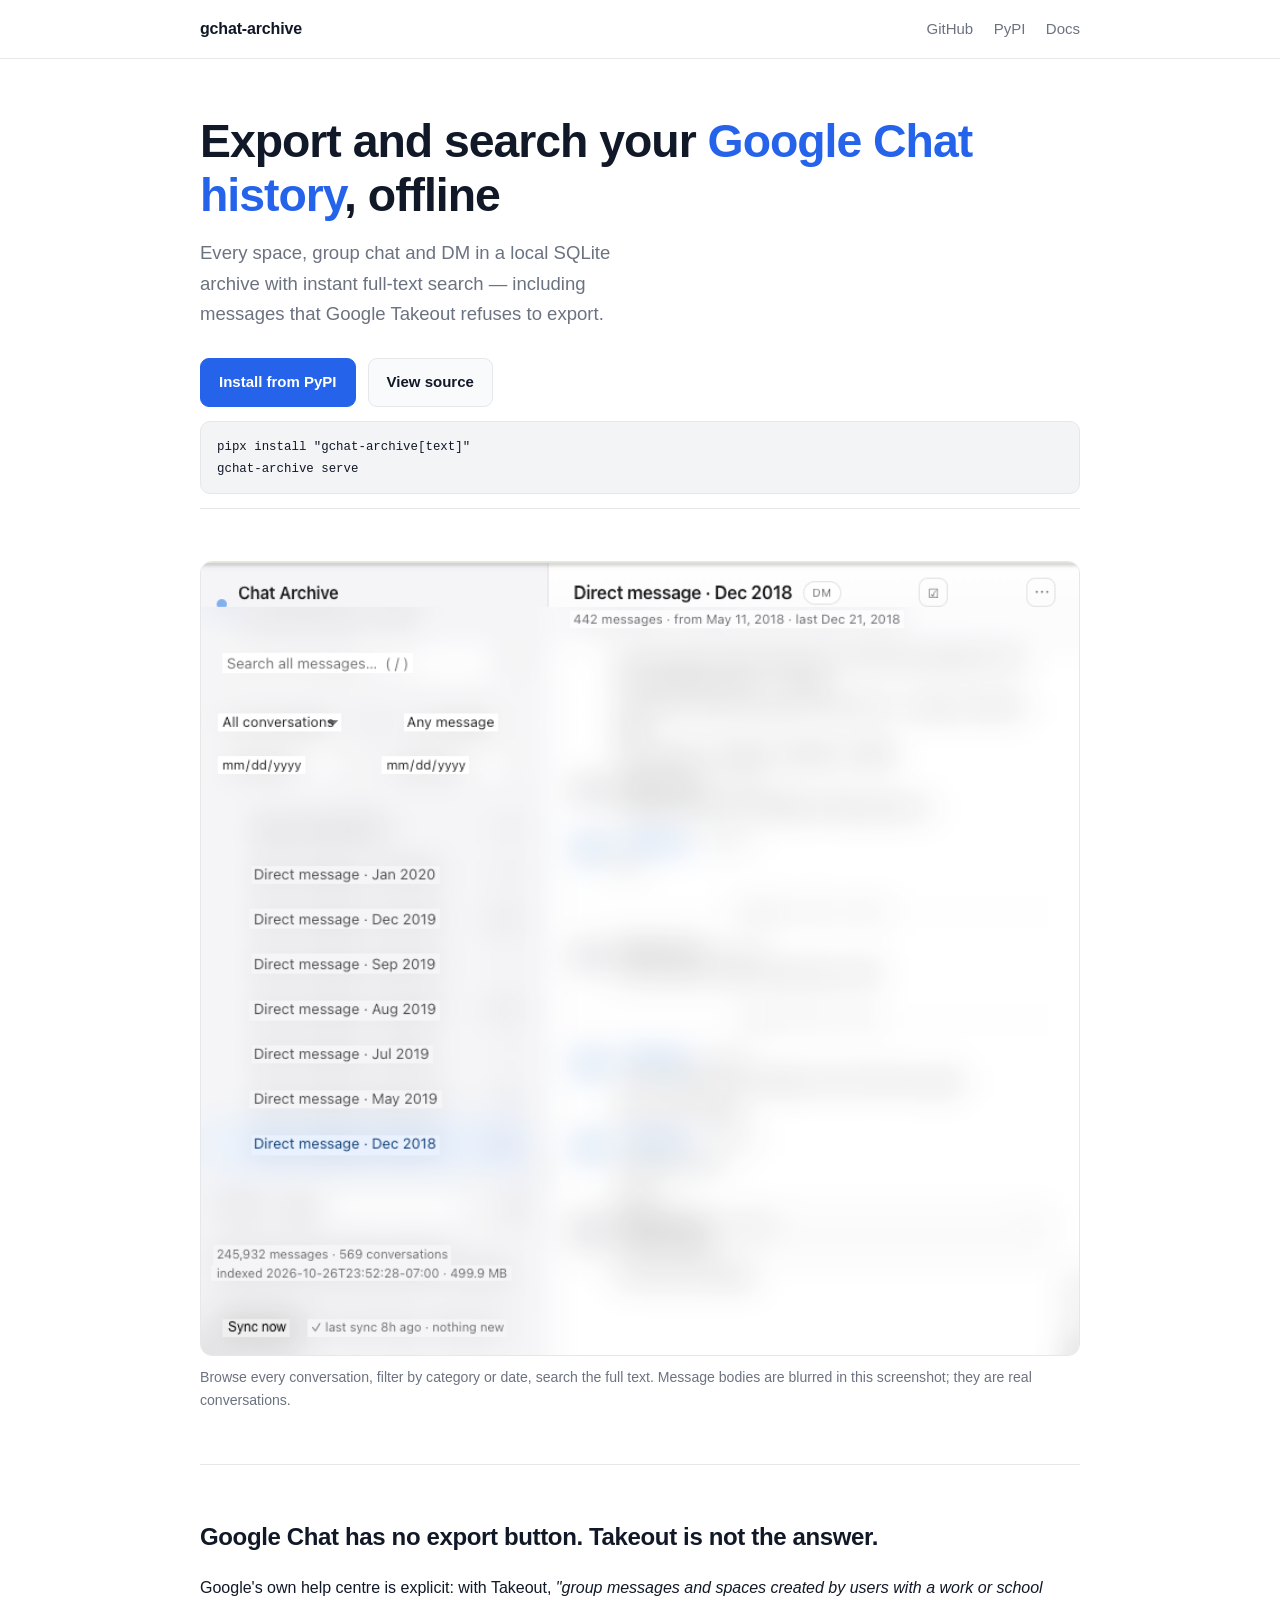
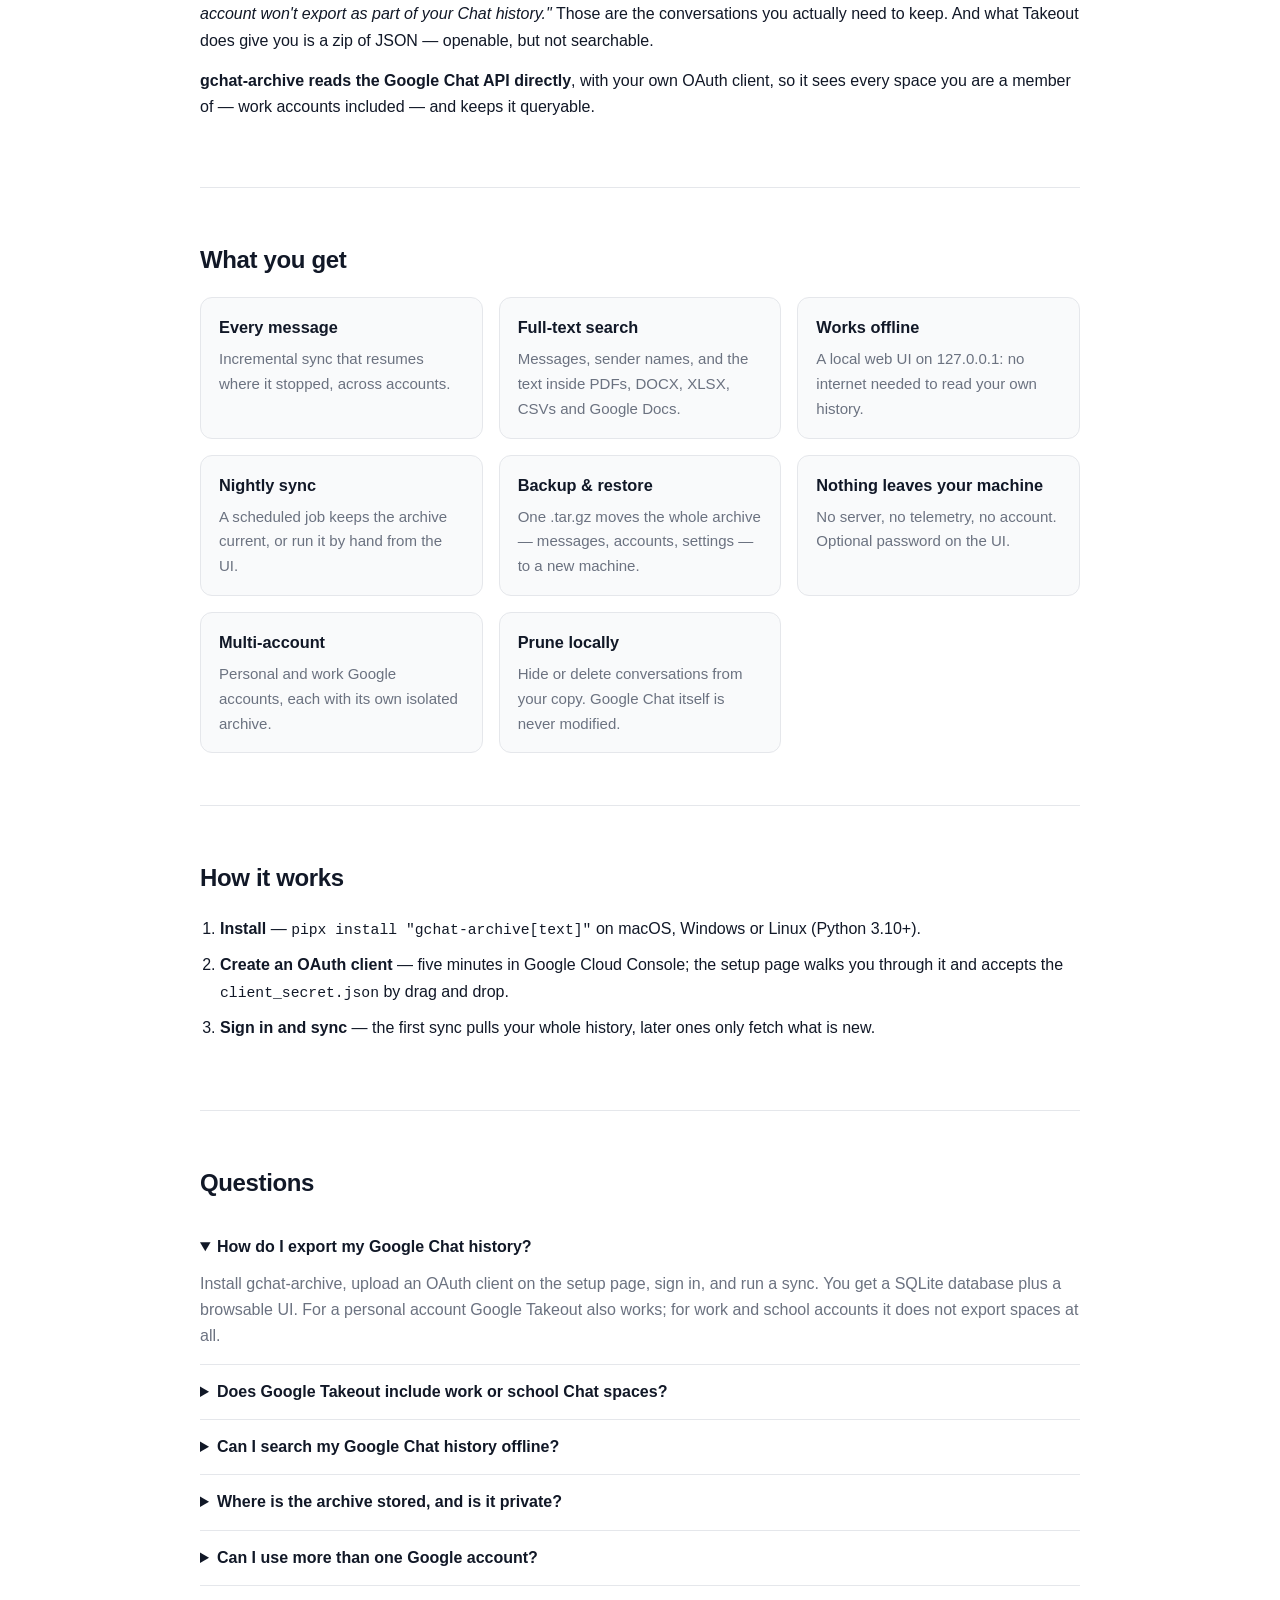
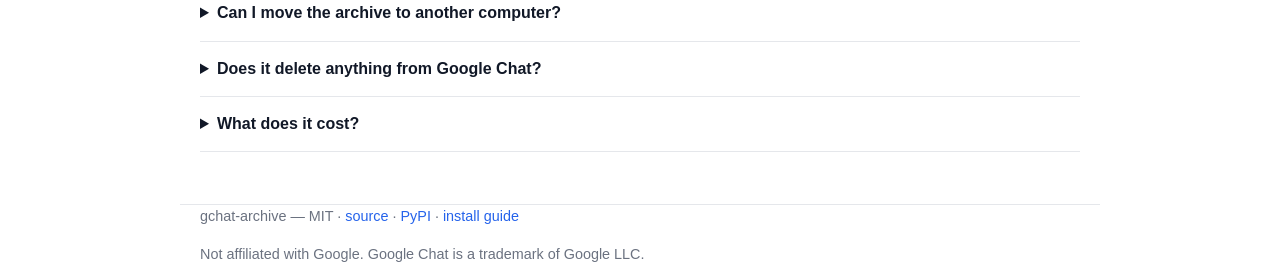
<file: docs/index.html>
<!doctype html>
<html lang="en">
<head>
<meta charset="utf-8">
<meta name="viewport" content="width=device-width, initial-scale=1">
<title>gchat-archive — export and search your Google Chat history offline</title>
<meta name="description" content="Export every Google Chat space, group chat and DM to a local SQLite archive with full-text search. Works with work accounts that Google Takeout skips. macOS, Windows, Linux. Free, MIT.">
<meta name="keywords" content="export google chat history, google chat backup, google chat archive, google chat to sqlite, search google chat offline, google chat export work account">
<link rel="canonical" href="https://tunguyenatwork.github.io/gchat-archive/">
<meta property="og:type" content="website">
<meta property="og:title" content="gchat-archive — export and search your Google Chat history offline">
<meta property="og:description" content="Every space, group chat and DM in a local SQLite archive with full-text search. Works with work accounts that Takeout skips.">
<meta property="og:url" content="https://tunguyenatwork.github.io/gchat-archive/">
<meta property="og:image" content="https://tunguyenatwork.github.io/gchat-archive/images/app.png">
<meta name="twitter:card" content="summary_large_image">
<link rel="icon" href="data:image/svg+xml,<svg xmlns='http://www.w3.org/2000/svg' viewBox='0 0 100 100'><text y='.9em' font-size='90'>💬</text></svg>">
<style>
  :root { --bg:#fff; --fg:#111827; --muted:#6b7280; --card:#f9fafb; --border:#e5e7eb; --accent:#2563eb; --code:#f3f4f6; }
  @media (prefers-color-scheme: dark) {
    :root { --bg:#0b1120; --fg:#e5e7eb; --muted:#9ca3af; --card:#111827; --border:#1f2937; --accent:#60a5fa; --code:#0f172a; }
  }
  * { box-sizing:border-box; }
  body { margin:0; background:var(--bg); color:var(--fg);
         font:16px/1.65 -apple-system,BlinkMacSystemFont,"Segoe UI",Roboto,Helvetica,Arial,sans-serif; }
  .wrap { max-width:920px; margin:0 auto; padding:0 20px; }
  header { border-bottom:1px solid var(--border); }
  nav { display:flex; gap:18px; align-items:center; justify-content:space-between; padding:16px 0; flex-wrap:wrap; }
  nav .brand { font-weight:700; letter-spacing:-.01em; }
  nav a { color:var(--muted); text-decoration:none; font-size:15px; margin-left:16px; }
  nav a:hover { color:var(--accent); }
  h1 { font-size:clamp(1.9rem,4.5vw,2.9rem); line-height:1.15; letter-spacing:-.022em; margin:56px 0 16px; }
  h1 span { color:var(--accent); }
  .lede { font-size:1.16rem; color:var(--muted); max-width:44ch; margin:0 0 28px; }
  .cta { display:flex; gap:12px; flex-wrap:wrap; margin-bottom:14px; }
  .btn { display:inline-block; padding:11px 18px; border-radius:9px; text-decoration:none; font-weight:600; font-size:15px;
         border:1px solid var(--border); color:var(--fg); background:var(--card); }
  .btn.primary { background:var(--accent); border-color:var(--accent); color:#fff; }
  .btn.primary:hover { filter:brightness(1.08); }
  pre { background:var(--code); border:1px solid var(--border); border-radius:10px; padding:14px 16px; overflow-x:auto;
        font:13.5px/1.6 ui-monospace,SFMono-Regular,Menlo,Consolas,monospace; }
  code { font-family:ui-monospace,SFMono-Regular,Menlo,Consolas,monospace; font-size:.92em; }
  section { padding:52px 0; border-top:1px solid var(--border); }
  h2 { font-size:1.5rem; letter-spacing:-.015em; margin:0 0 18px; }
  h3 { font-size:1.02rem; margin:0 0 6px; }
  p { margin:0 0 14px; }
  .muted { color:var(--muted); }
  .grid { display:grid; grid-template-columns:repeat(auto-fit,minmax(240px,1fr)); gap:16px; }
  .card { background:var(--card); border:1px solid var(--border); border-radius:12px; padding:16px 18px; }
  .card p { margin:0; color:var(--muted); font-size:.94rem; }
  figure { margin:0; }
  figure img { width:100%; height:auto; border:1px solid var(--border); border-radius:12px; display:block; }
  figcaption { color:var(--muted); font-size:.88rem; margin-top:10px; }
  ol.steps { padding-left:20px; }
  ol.steps li { margin-bottom:10px; }
  details { border-bottom:1px solid var(--border); padding:14px 0; }
  details summary { cursor:pointer; font-weight:600; }
  details p { margin:10px 0 0; color:var(--muted); }
  footer { padding:36px 0 56px; color:var(--muted); font-size:.9rem; border-top:1px solid var(--border); }
  footer a { color:var(--accent); text-decoration:none; }
</style>
</head>
<body>
<header>
  <div class="wrap">
    <nav>
      <span class="brand">gchat-archive</span>
      <span>
        <a href="https://github.com/tunguyenatwork/gchat-archive">GitHub</a>
        <a href="https://pypi.org/project/gchat-archive/">PyPI</a>
        <a href="https://github.com/tunguyenatwork/gchat-archive#install">Docs</a>
      </span>
    </nav>
  </div>
</header>

<main class="wrap">
  <h1>Export and search your <span>Google Chat history</span>, offline</h1>
  <p class="lede">Every space, group chat and DM in a local SQLite archive with instant full-text
    search — including messages that Google Takeout refuses to export.</p>

  <div class="cta">
    <a class="btn primary" href="https://pypi.org/project/gchat-archive/">Install from PyPI</a>
    <a class="btn" href="https://github.com/tunguyenatwork/gchat-archive">View source</a>
  </div>

  <pre><code>pipx install "gchat-archive[text]"
gchat-archive serve</code></pre>

  <section>
    <figure>
      <img src="images/app.png" width="783" height="707"
           alt="The archive UI: conversation list, search box, category and date filters, and an open thread">
      <figcaption>Browse every conversation, filter by category or date, search the full text.
        Message bodies are blurred in this screenshot; they are real conversations.</figcaption>
    </figure>
  </section>

  <section>
    <h2>Google Chat has no export button. Takeout is not the answer.</h2>
    <p>Google's own help centre is explicit: with Takeout, <em>"group messages and spaces created by
      users with a work or school account won't export as part of your Chat history."</em> Those are
      the conversations you actually need to keep. And what Takeout does give you is a zip of JSON —
      openable, but not searchable.</p>
    <p><strong>gchat-archive reads the Google Chat API directly</strong>, with your own OAuth client, so it
      sees every space you are a member of — work accounts included — and keeps it queryable.</p>
  </section>

  <section>
    <h2>What you get</h2>
    <div class="grid">
      <div class="card"><h3>Every message</h3><p>Incremental sync that resumes where it stopped, across accounts.</p></div>
      <div class="card"><h3>Full-text search</h3><p>Messages, sender names, and the text inside PDFs, DOCX, XLSX, CSVs and Google Docs.</p></div>
      <div class="card"><h3>Works offline</h3><p>A local web UI on 127.0.0.1: no internet needed to read your own history.</p></div>
      <div class="card"><h3>Nightly sync</h3><p>A scheduled job keeps the archive current, or run it by hand from the UI.</p></div>
      <div class="card"><h3>Backup &amp; restore</h3><p>One .tar.gz moves the whole archive — messages, accounts, settings — to a new machine.</p></div>
      <div class="card"><h3>Nothing leaves your machine</h3><p>No server, no telemetry, no account. Optional password on the UI.</p></div>
      <div class="card"><h3>Multi-account</h3><p>Personal and work Google accounts, each with its own isolated archive.</p></div>
      <div class="card"><h3>Prune locally</h3><p>Hide or delete conversations from your copy. Google Chat itself is never modified.</p></div>
    </div>
  </section>

  <section>
    <h2>How it works</h2>
    <ol class="steps">
      <li><strong>Install</strong> — <code>pipx install "gchat-archive[text]"</code> on macOS, Windows or Linux (Python 3.10+).</li>
      <li><strong>Create an OAuth client</strong> — five minutes in Google Cloud Console; the setup page walks you through it and accepts the <code>client_secret.json</code> by drag and drop.</li>
      <li><strong>Sign in and sync</strong> — the first sync pulls your whole history, later ones only fetch what is new.</li>
    </ol>
  </section>

  <section>
    <h2>Questions</h2>

    <details open><summary>How do I export my Google Chat history?</summary>
      <p>Install gchat-archive, upload an OAuth client on the setup page, sign in, and run a sync.
        You get a SQLite database plus a browsable UI. For a personal account Google Takeout also
        works; for work and school accounts it does not export spaces at all.</p></details>

    <details><summary>Does Google Takeout include work or school Chat spaces?</summary>
      <p>No. Google documents that group messages and spaces created by work or school accounts are
        excluded from the export. gchat-archive uses the Chat API instead, so those spaces are included.</p></details>

    <details><summary>Can I search my Google Chat history offline?</summary>
      <p>Yes. Messages are indexed with SQLite FTS5, so search is local and instant — including the
        text inside attached documents. No internet connection is needed to read the archive.</p></details>

    <details><summary>Where is the archive stored, and is it private?</summary>
      <p>Under your home directory (<code>~/.gchat-archive</code>), readable only by you. The web UI
        listens on <code>127.0.0.1</code> and nothing is uploaded anywhere.</p></details>

    <details><summary>Can I use more than one Google account?</summary>
      <p>Yes — add each account in Settings; every account gets its own isolated archive and you can
        search across all of them at once.</p></details>

    <details><summary>Can I move the archive to another computer?</summary>
      <p>Yes. Export a backup from Settings and restore it on the new machine; accounts, settings and
        the database come with it.</p></details>

    <details><summary>Does it delete anything from Google Chat?</summary>
      <p>No. Excluding or deleting a conversation affects only your local copy. The app never calls a
        write endpoint on Google Chat.</p></details>

    <details><summary>What does it cost?</summary>
      <p>Nothing. MIT licensed, source on <a href="https://github.com/tunguyenatwork/gchat-archive">GitHub</a>.</p></details>
  </section>
</main>

<footer class="wrap">
  <p>gchat-archive — MIT · <a href="https://github.com/tunguyenatwork/gchat-archive">source</a> ·
     <a href="https://pypi.org/project/gchat-archive/">PyPI</a> ·
     <a href="https://github.com/tunguyenatwork/gchat-archive/blob/main/docs/INSTALL.md">install guide</a></p>
  <p>Not affiliated with Google. Google Chat is a trademark of Google LLC.</p>
</footer>

<script type="application/ld+json">
{
  "@context": "https://schema.org",
  "@type": "SoftwareApplication",
  "name": "gchat-archive",
  "applicationCategory": "UtilitiesApplication",
  "operatingSystem": "macOS, Windows, Linux",
  "description": "Export every Google Chat space, group chat and direct message to a local SQLite archive with full-text search. Works with work and school accounts that Google Takeout excludes.",
  "url": "https://tunguyenatwork.github.io/gchat-archive/",
  "downloadUrl": "https://pypi.org/project/gchat-archive/",
  "codeRepository": "https://github.com/tunguyenatwork/gchat-archive",
  "license": "https://github.com/tunguyenatwork/gchat-archive/blob/main/LICENSE",
  "programmingLanguage": "Python",
  "offers": { "@type": "Offer", "price": "0", "priceCurrency": "USD" }
}
</script>
<script type="application/ld+json">
{
  "@context": "https://schema.org",
  "@type": "FAQPage",
  "mainEntity": [
    { "@type": "Question", "name": "How do I export my Google Chat history?",
      "acceptedAnswer": { "@type": "Answer", "text": "Install gchat-archive, upload an OAuth client on the setup page, sign in, and run a sync. You get a SQLite database plus a browsable UI. Google Takeout works for personal accounts, but not for work or school spaces." } },
    { "@type": "Question", "name": "Does Google Takeout include work or school Chat spaces?",
      "acceptedAnswer": { "@type": "Answer", "text": "No. Google documents that group messages and spaces created by work or school accounts are excluded from the export. gchat-archive uses the Chat API instead, so those spaces are included." } },
    { "@type": "Question", "name": "Can I search my Google Chat history offline?",
      "acceptedAnswer": { "@type": "Answer", "text": "Yes. Messages are indexed with SQLite FTS5, so search is local and instant, including text extracted from attached PDFs, DOCX, XLSX and Google Docs. No internet connection is needed to read the archive." } },
    { "@type": "Question", "name": "Where is the archive stored, and is it private?",
      "acceptedAnswer": { "@type": "Answer", "text": "Under your home directory in ~/.gchat-archive, readable only by you. The web UI listens on 127.0.0.1 and nothing is uploaded anywhere." } },
    { "@type": "Question", "name": "Can I use more than one Google account?",
      "acceptedAnswer": { "@type": "Answer", "text": "Yes. Add each account in Settings; every account gets its own isolated archive and you can search across all of them at once." } },
    { "@type": "Question", "name": "Does gchat-archive delete anything from Google Chat?",
      "acceptedAnswer": { "@type": "Answer", "text": "No. Excluding or deleting a conversation affects only your local copy. The app never calls a write endpoint on Google Chat." } }
  ]
}
</script>
</body>
</html>
</file>
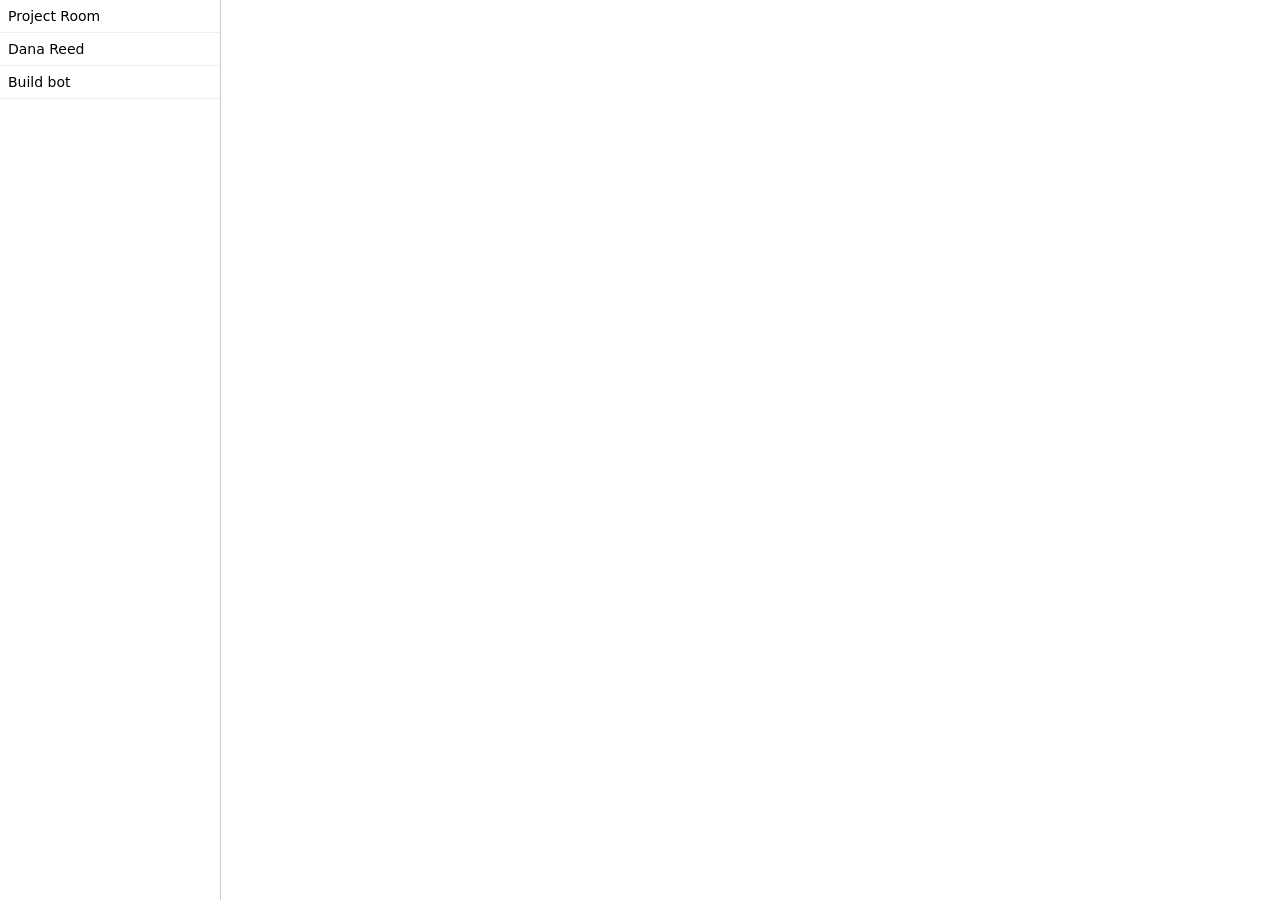
<file: tests/fixtures/chat_like.html>
<!doctype html>
<html><head><meta charset="utf-8"><title>Fixture chat</title>
<style>
  body { margin:0; font:14px system-ui; display:flex; height:100vh; }
  #list { width:220px; border-right:1px solid #ccc; }
  #list div[role="listitem"] { padding:8px; border-bottom:1px solid #eee; }
  #pane { flex:1; overflow-y:auto; padding:12px; }
  .row { padding:8px 0; border-bottom:1px solid #f0f0f0; }
  .who { font-weight:600; }
  .when { color:#666; font-size:11px; }
</style></head>
<body>
  <div id="list">
    <div role="listitem">Project Room</div>
    <div role="listitem">Dana Reed</div>
    <div role="listitem">Build bot</div>
  </div>
  <div id="pane"></div>
  <script>
    // A chat-shaped DOM: rows with a sender, a time on its own line, and text.
    const messages = [
      ["Dana Reed", "9:14 AM", "Kickoff for the contractor onboarding"],
      ["Dana Reed", "9:15 AM", "Agenda is in the pinned doc"],
      ["Tu Nguyen", "9:20 AM", "Thanks — reviewing now"],
      ["Dana Reed", "9:31 AM", "One more note about the deadline"],
    ];
    const pane = document.getElementById("pane");
    for (const [who, when, text] of messages) {
      const row = document.createElement("div");
      row.className = "row";
      row.innerHTML =
        '<div class="who">' + who + '</div>' +
        '<div class="when">' + when + '</div>' +
        '<div class="text">' + text + '</div>';
      pane.appendChild(row);
    }
    // enough height to make the pane scrollable
    const spacer = document.createElement("div");
    spacer.style.height = "1200px";
    pane.insertBefore(spacer, pane.firstChild);
  </script>
</body></html>
</file>
